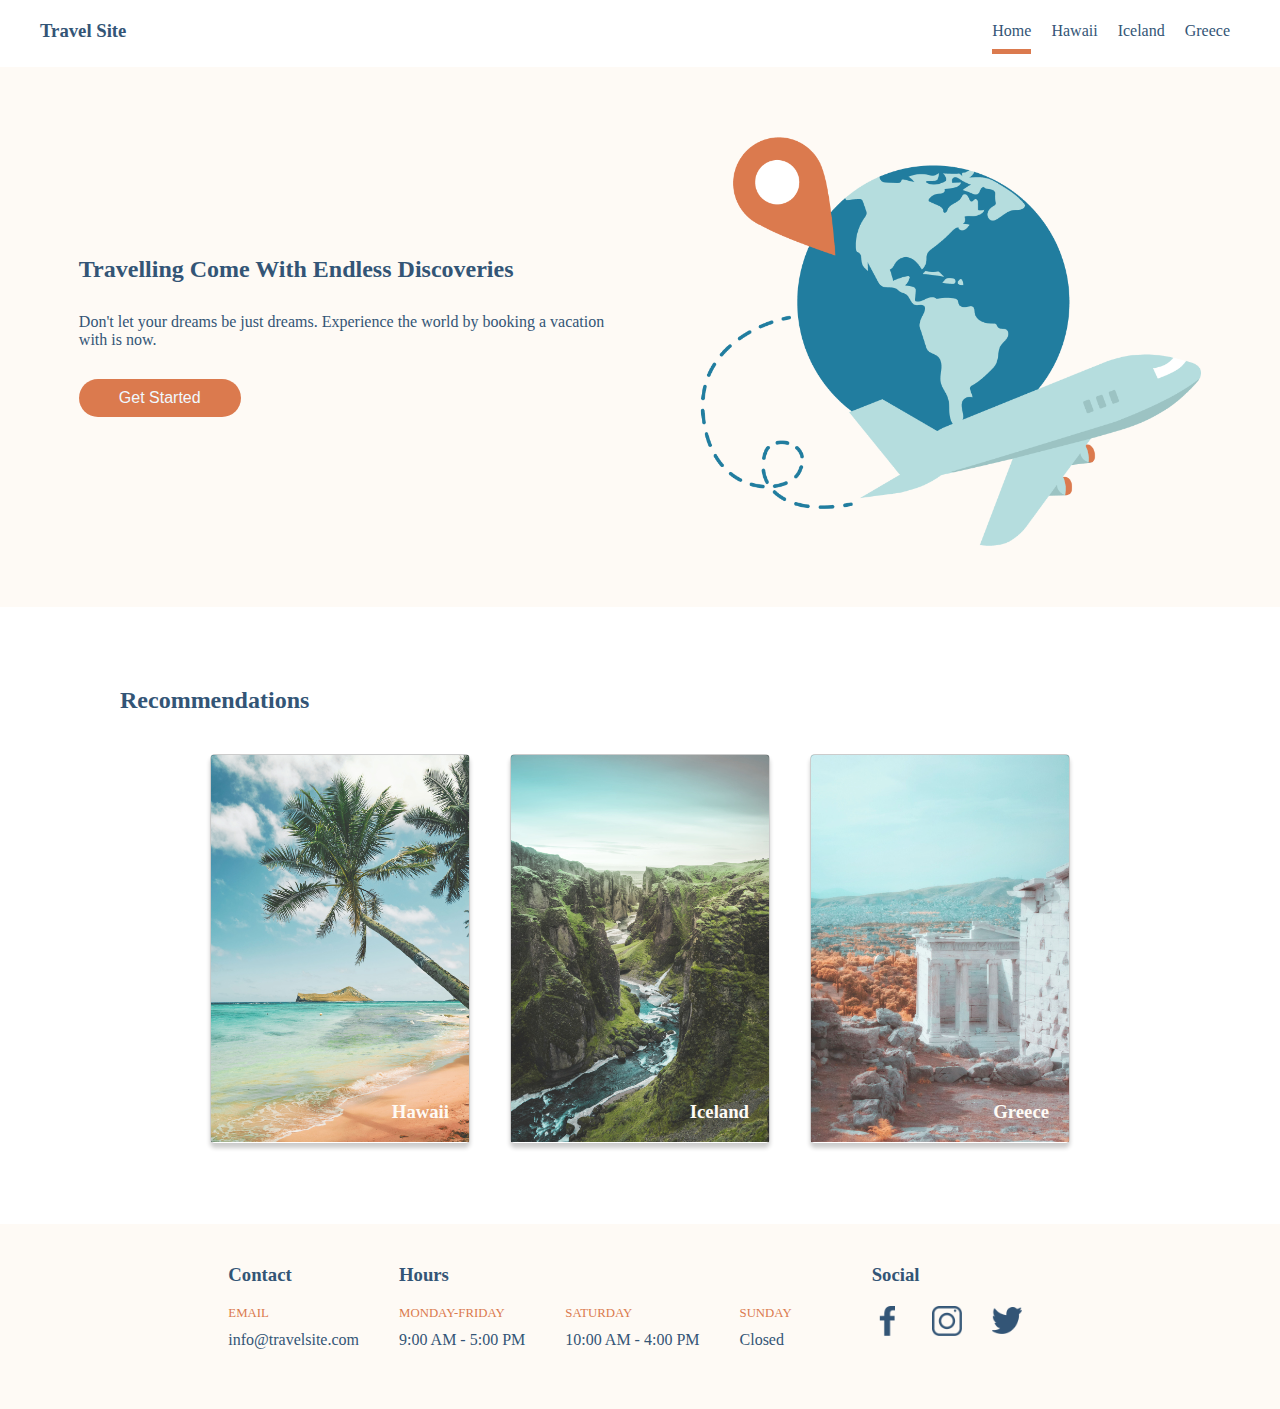
<file: index.html>
<!DOCTYPE html>
<html lang="en">
  <head>
    <meta charset="UTF-8" />
    <meta http-equiv="X-UA-Compatible" content="IE=edge" />
    <meta name="viewport" content="width=device-width, initial-scale=1.0" />
    <title>Travel Site</title>
    <link rel="stylesheet" href="./css/global.css" />
    <link rel="stylesheet" href="./css/main.css" />
  </head>
  <body>
    <header>
      <!-- ------------------------NAVIGATION------------------------ -->

      <nav class="nav-bar">
        <h3 class="nav-bar__logo">
          <a class="nav-bar__link" href="./index.html">Travel Site</a>
        </h3>
        <ul class="nav-bar__list">
          <li class="nav-bar__item">
            <a class="nav-bar__link nav-bar__link--active" href="./index.html"
              >Home</a
            >
          </li>
          <li class="nav-bar__item">
            <a class="nav-bar__link" href="./pages/hawaii.html">Hawaii</a>
          </li>
          <li class="nav-bar__item">
            <a class="nav-bar__link" href="./pages/iceland.html">Iceland</a>
          </li>
          <li class="nav-bar__item">
            <a class="nav-bar__link" href="./pages/greece.html">Greece</a>
          </li>
        </ul>
      </nav>
    </header>
    <main>
      <!-- ------------------------HERO------------------------  -->
      <section class="hero">
        <div class="hero__container">
          <div class="hero__text">
            <h2>Travelling Come With Endless Discoveries</h2>
            <p>
              Don't let your dreams be just dreams. Experience the world by
              booking a vacation with is now.
            </p>
            <button class="btn"><p>Get Started</p></button>
          </div>
          <div class="hero__img">
            <img
              class="img__box"
              src="./assets/Images/hero.png"
              alt="plane around the world"
            />
          </div>
        </div>
      </section>
      <!-- ------------------RECOMMENDATIONS--------------------- -->
      <section class="recommendations">
        <h2 class="recommendation__title">Recommendations</h2>
        <div class="cards__section">
          <a class="card__link" href="./pages/hawaii.html">
            <div class="card card--hawaii">
              <h3 class="card__title">Hawaii</h3>
            </div>
          </a>
          <a class="card__link" href="./pages/iceland.html">
            <div class="card card--iceland">
              <h3 class="card__title">Iceland</h3>
            </div>
          </a>
          <a class="card__link" href="./pages/greece.html">
            <div class="card card--greece">
              <h3 class="card__title">Greece</h3>
            </div>
          </a>
        </div>
      </section>
    </main>
    <footer class="footer">
      <div class="footer-card">
        <h3 class="footer-card__title">Contact</h3>
        <div class="footer-card__body footer-card__body--contact">
          <p class="footer-card__subtitle">Email</p>
          <p class="footer-card__copy">info@travelsite.com</p>
        </div>
      </div>
      <div class="footer-card">
        <h3 class="footer-card__title">Hours</h3>
        <div class="footer-card__body footer-card__body--hours">
          <div class="footer-card__section">
            <p class="footer-card__subtitle">Monday-friday</p>
            <p class="footer-card__copy">9:00 AM - 5:00 PM</p>
          </div>
          <div class="footer-card__section">
            <p class="footer-card__subtitle">Saturday</p>
            <p class="footer-card__copy">10:00 AM - 4:00 PM</p>
          </div>
          <div class="footer-card__section">
            <p class="footer-card__subtitle">Sunday</p>
            <p class="footer-card__copy">Closed</p>
          </div>
        </div>
      </div>
      <div class="footer-card">
        <h3 class="footer-card__title">Social</h3>
        <div class="footer-card__body footer-card__body--social">
          <a href="https://www.facebook.com"
            ><img
              class="footer-card__social-img"
              src="./assets/Icons/icon-facebook.png"
              alt="facebook"
          /></a>
          <a href="https://www.instagram.com"
            ><img
              class="footer-card__social-img"
              src="./assets/Icons/icon-instagram.png"
              alt="instagram"
          /></a>
          <a href="https://www.twitter.com"
            ><img
              class="footer-card__social-img"
              src="./assets/Icons/icon-twitter.png"
              alt="twitter"
          /></a>
        </div>
      </div>
    </footer>
  </body>
</html>
</file>
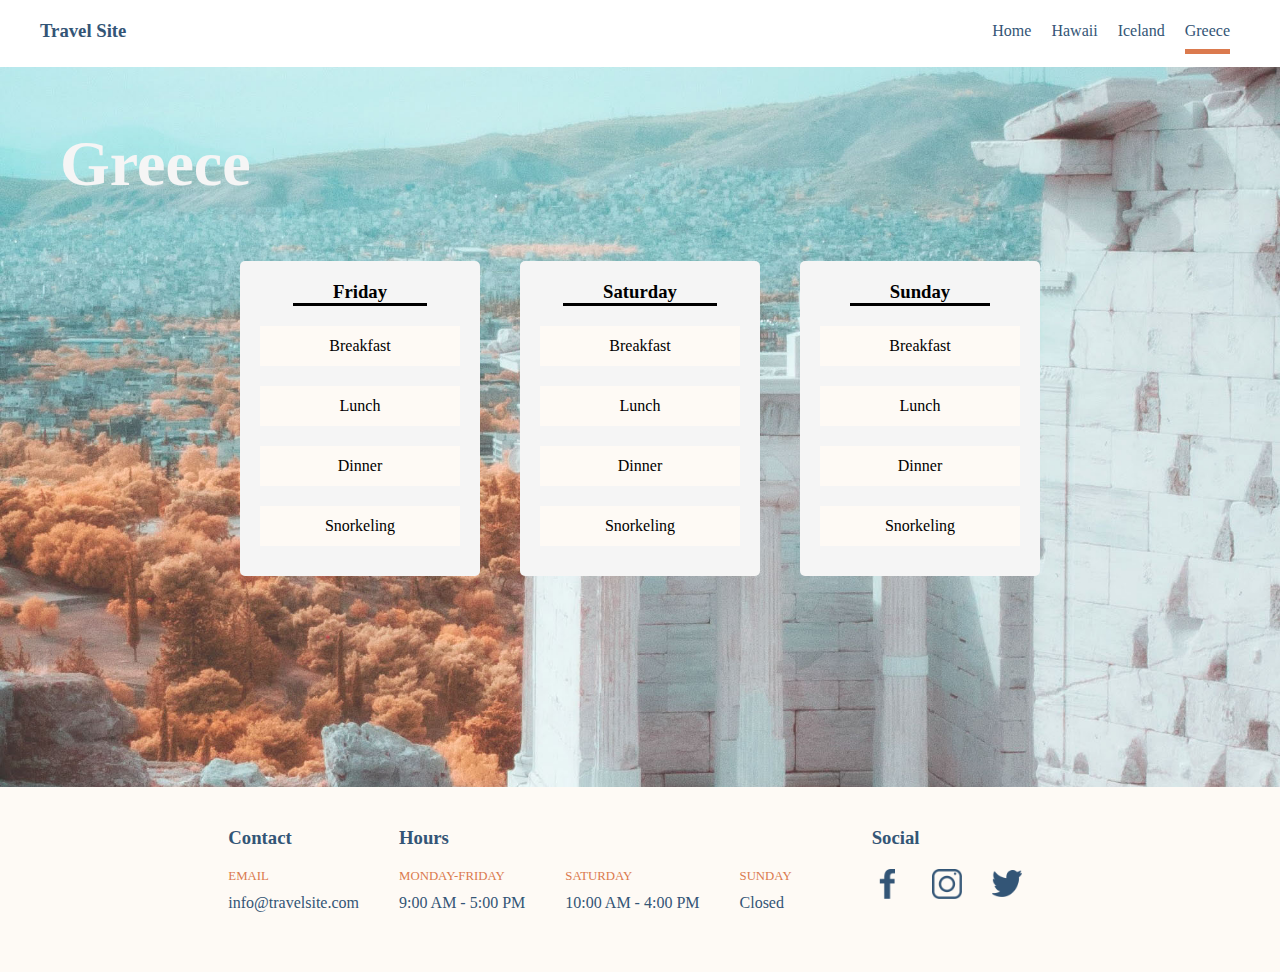
<file: pages/greece.html>
<!DOCTYPE html>
<html lang="en">
  <head>
    <meta charset="UTF-8" />
    <meta http-equiv="X-UA-Compatible" content="IE=edge" />
    <meta name="viewport" content="width=device-width, initial-scale=1.0" />
    <title>Greece</title>
    <link rel="stylesheet" href="../css/global.css" />
    <link rel="stylesheet" href="../css/destination.css" />
  </head>
  <body>
    <!-- ------------------------NAVIGATION------------------------ -->
    <header>
      <nav class="nav-bar">
        <h3 class="nav-bar__logo">
          <a class="nav-bar__link" href="../index.html">Travel Site</a>
        </h3>
        <ul class="nav-bar__list">
          <li class="nav-bar__item">
            <a class="nav-bar__link" href="../index.html">Home</a>
          </li>
          <li class="nav-bar__item">
            <a class="nav-bar__link" href="./hawaii.html">Hawaii</a>
          </li>
          <li class="nav-bar__item">
            <a class="nav-bar__link" href="./iceland.html">Iceland</a>
          </li>
          <li class="nav-bar__item">
            <a class="nav-bar__link nav-bar__link--active" href="./greece.html"
              >Greece</a
            >
          </li>
        </ul>
      </nav>
    </header>

    <!-- ---------------DESTINATION HERO-------------- -->
    <main class="destination__hero destination__hero--greece">
      <div class="destination__itinerary">
        <h1 class="destination__title">Greece</h1>
        <div class="itinerary">
          <div class="itinerary-card">
            <h3 class="itinerary-card__header">Friday</h3>
            <ul class="itinerary-card__list">
              <li class="list__item">Breakfast</li>
              <li class="list__item">Lunch</li>
              <li class="list__item">Dinner</li>
              <li class="list__item">Snorkeling</li>
            </ul>
          </div>
          <div class="itinerary-card">
            <h3 class="itinerary-card__header">Saturday</h3>
            <ul class="itinerary-card__list">
              <li class="list__item">Breakfast</li>
              <li class="list__item">Lunch</li>
              <li class="list__item">Dinner</li>
              <li class="list__item">Snorkeling</li>
            </ul>
          </div>
          <div class="itinerary-card">
            <h3 class="itinerary-card__header">Sunday</h3>
            <ul class="itinerary-card__list">
              <li class="list__item">Breakfast</li>
              <li class="list__item">Lunch</li>
              <li class="list__item">Dinner</li>
              <li class="list__item">Snorkeling</li>
            </ul>
          </div>
        </div>
      </div>
    </main>
    <!-- ---------------FOOTER-------------- -->
    <footer class="footer">
      <div class="footer-card">
        <h3 class="footer-card__title">Contact</h3>
        <div class="footer-card__body footer-card__body--contact">
          <p class="footer-card__subtitle">Email</p>
          <p class="footer-card__copy">info@travelsite.com</p>
        </div>
      </div>
      <div class="footer-card">
        <h3 class="footer-card__title">Hours</h3>
        <div class="footer-card__body footer-card__body--hours">
          <div class="footer-card__section">
            <p class="footer-card__subtitle">Monday-friday</p>
            <p class="footer-card__copy">9:00 AM - 5:00 PM</p>
          </div>
          <div class="footer-card__section">
            <p class="footer-card__subtitle">Saturday</p>
            <p class="footer-card__copy">10:00 AM - 4:00 PM</p>
          </div>
          <div class="footer-card__section">
            <p class="footer-card__subtitle">Sunday</p>
            <p class="footer-card__copy">Closed</p>
          </div>
        </div>
      </div>
      <div class="footer-card">
        <h3 class="footer-card__title">Social</h3>
        <div class="footer-card__body footer-card__body--social">
          <a href="https://www.facebook.com"
            ><img
              class="footer-card__social-img"
              src="../assets/Icons/icon-facebook.png"
              alt="facebook"
          /></a>
          <a href="https://www.instagram.com"
            ><img
              class="footer-card__social-img"
              src="../assets/Icons/icon-instagram.png"
              alt="instagram"
          /></a>
          <a href="https://www.twitter.com"
            ><img
              class="footer-card__social-img"
              src="../assets/Icons/icon-twitter.png"
              alt="twitter"
          /></a>
        </div>
      </div>
    </footer>
  </body>
</html>
</file>
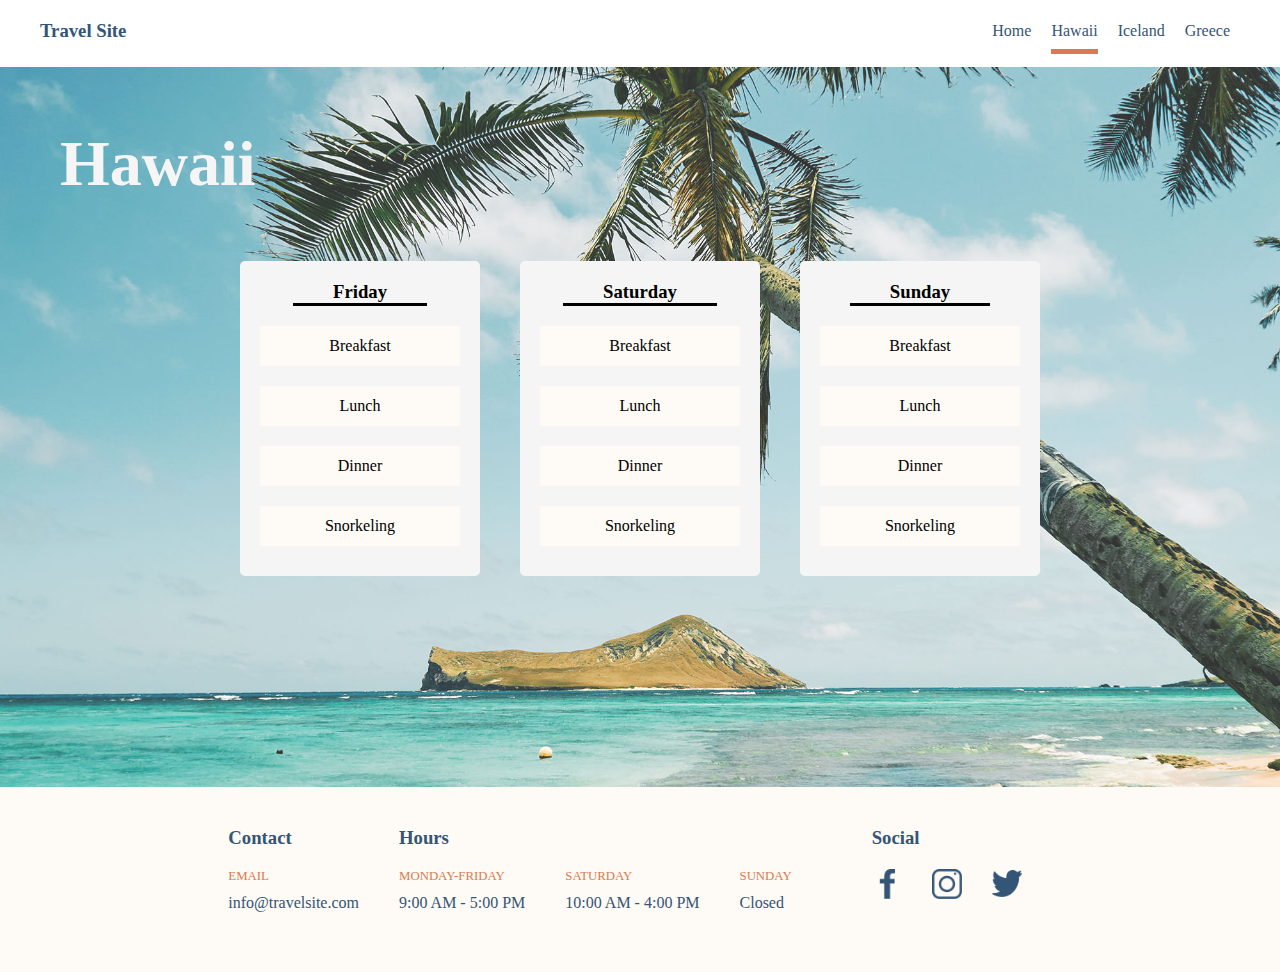
<file: pages/hawaii.html>
<!DOCTYPE html>
<html lang="en">
  <head>
    <meta charset="UTF-8" />
    <meta http-equiv="X-UA-Compatible" content="IE=edge" />
    <meta name="viewport" content="width=device-width, initial-scale=1.0" />
    <title>Hawaii</title>
    <link rel="stylesheet" href="../css/global.css" />
    <link rel="stylesheet" href="../css/destination.css" />
  </head>
  <body>
    <!-- ------------------------NAVIGATION------------------------ -->
    <header>
      <nav class="nav-bar">
        <h3 class="nav-bar__logo">
          <a class="nav-bar__link" href="../index.html">Travel Site</a>
        </h3>
        <ul class="nav-bar__list">
          <li class="nav-bar__item">
            <a class="nav-bar__link" href="../index.html">Home</a>
          </li>
          <li class="nav-bar__item">
            <a class="nav-bar__link nav-bar__link--active" href="./hawaii.html"
              >Hawaii</a
            >
          </li>
          <li class="nav-bar__item">
            <a class="nav-bar__link" href="./iceland.html">Iceland</a>
          </li>
          <li class="nav-bar__item">
            <a class="nav-bar__link" href="./greece.html">Greece</a>
          </li>
        </ul>
      </nav>
    </header>

    <!-- ---------------DESTINATION HERO-------------- -->
    <main class="destination__hero">
      <div class="destination__itinerary">
        <h1 class="destination__title">Hawaii</h1>
        <div class="itinerary">
          <div class="itinerary-card">
            <h3 class="itinerary-card__header">Friday</h3>
            <ul class="itinerary-card__list">
              <li class="list__item">Breakfast</li>
              <li class="list__item">Lunch</li>
              <li class="list__item">Dinner</li>
              <li class="list__item">Snorkeling</li>
            </ul>
          </div>
          <div class="itinerary-card">
            <h3 class="itinerary-card__header">Saturday</h3>
            <ul class="itinerary-card__list">
              <li class="list__item">Breakfast</li>
              <li class="list__item">Lunch</li>
              <li class="list__item">Dinner</li>
              <li class="list__item">Snorkeling</li>
            </ul>
          </div>
          <div class="itinerary-card">
            <h3 class="itinerary-card__header">Sunday</h3>
            <ul class="itinerary-card__list">
              <li class="list__item">Breakfast</li>
              <li class="list__item">Lunch</li>
              <li class="list__item">Dinner</li>
              <li class="list__item">Snorkeling</li>
            </ul>
          </div>
        </div>
      </div>
    </main>
    <!-- ---------------FOOTER-------------- -->
    <footer class="footer">
      <div class="footer-card">
        <h3 class="footer-card__title">Contact</h3>
        <div class="footer-card__body footer-card__body--contact">
          <p class="footer-card__subtitle">Email</p>
          <p class="footer-card__copy">info@travelsite.com</p>
        </div>
      </div>
      <div class="footer-card">
        <h3 class="footer-card__title">Hours</h3>
        <div class="footer-card__body footer-card__body--hours">
          <div class="footer-card__section">
            <p class="footer-card__subtitle">Monday-friday</p>
            <p class="footer-card__copy">9:00 AM - 5:00 PM</p>
          </div>
          <div class="footer-card__section">
            <p class="footer-card__subtitle">Saturday</p>
            <p class="footer-card__copy">10:00 AM - 4:00 PM</p>
          </div>
          <div class="footer-card__section">
            <p class="footer-card__subtitle">Sunday</p>
            <p class="footer-card__copy">Closed</p>
          </div>
        </div>
      </div>
      <div class="footer-card">
        <h3 class="footer-card__title">Social</h3>
        <div class="footer-card__body footer-card__body--social">
          <a href="https://www.facebook.com"
            ><img
              class="footer-card__social-img"
              src="../assets/Icons/icon-facebook.png"
              alt="facebook"
          /></a>
          <a href="https://www.instagram.com"
            ><img
              class="footer-card__social-img"
              src="../assets/Icons/icon-instagram.png"
              alt="instagram"
          /></a>
          <a href="https://www.twitter.com"
            ><img
              class="footer-card__social-img"
              src="../assets/Icons/icon-twitter.png"
              alt="twitter"
          /></a>
        </div>
      </div>
    </footer>
  </body>
</html>
</file>
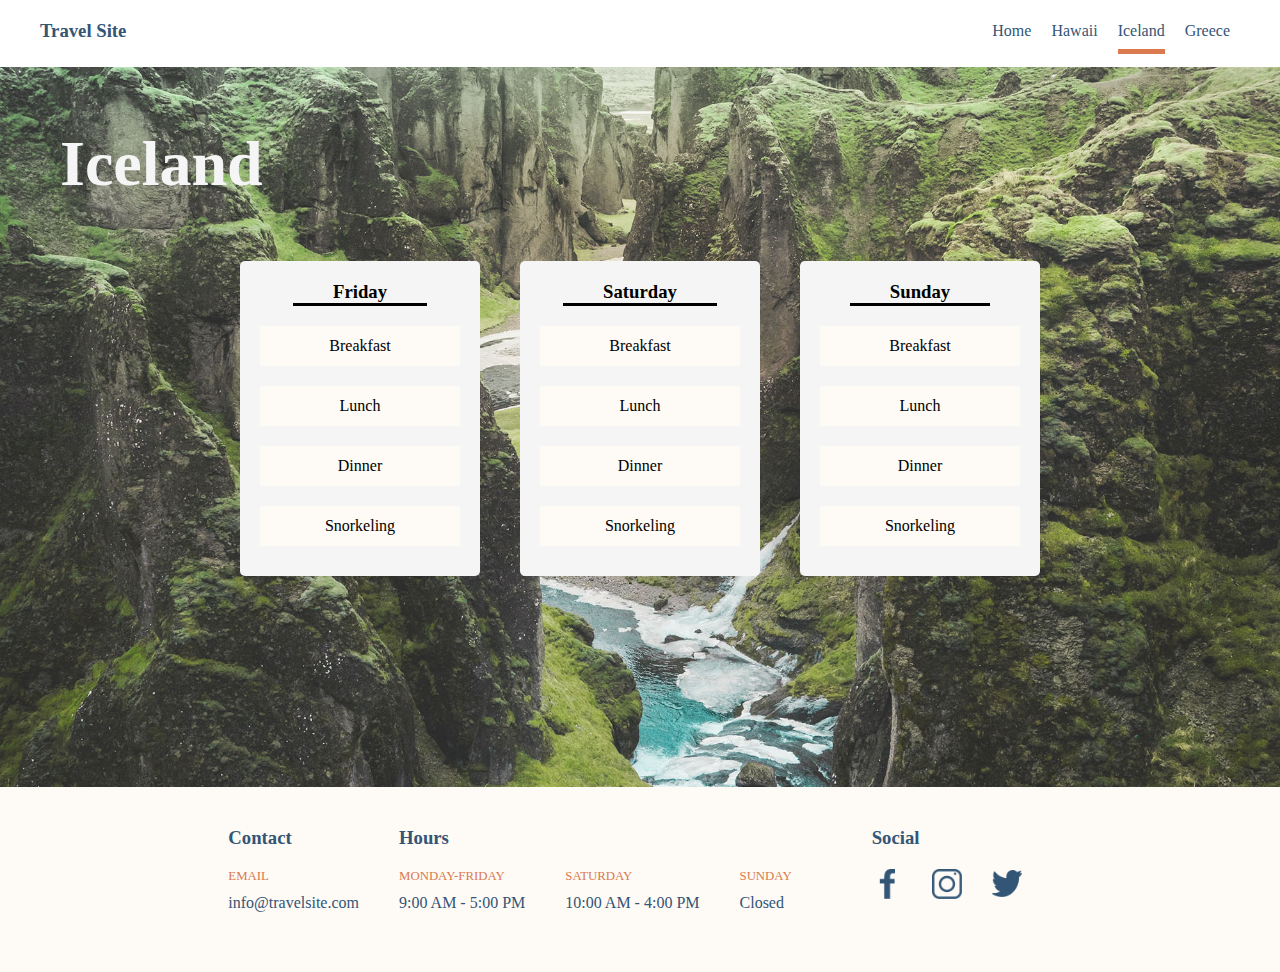
<file: pages/iceland.html>
<!DOCTYPE html>
<html lang="en">
  <head>
    <meta charset="UTF-8" />
    <meta http-equiv="X-UA-Compatible" content="IE=edge" />
    <meta name="viewport" content="width=device-width, initial-scale=1.0" />
    <title>Iceland</title>
    <link rel="stylesheet" href="../css/global.css" />
    <link rel="stylesheet" href="../css/destination.css" />
  </head>
  <body>
    <!-- ------------------------NAVIGATION------------------------ -->
    <header>
      <nav class="nav-bar">
        <h3 class="nav-bar__logo">
          <a class="nav-bar__link" href="../index.html">Travel Site</a>
        </h3>
        <ul class="nav-bar__list">
          <li class="nav-bar__item">
            <a class="nav-bar__link" href="../index.html">Home</a>
          </li>
          <li class="nav-bar__item">
            <a class="nav-bar__link" href="./hawaii.html">Hawaii</a>
          </li>
          <li class="nav-bar__item">
            <a class="nav-bar__link nav-bar__link--active" href="./iceland.html"
              >Iceland</a
            >
          </li>
          <li class="nav-bar__item">
            <a class="nav-bar__link" href="./greece.html">Greece</a>
          </li>
        </ul>
      </nav>
    </header>

    <!-- ---------------DESTINATION HERO-------------- -->
    <main class="destination__hero destination__hero--iceland">
      <div class="destination__itinerary">
        <h1 class="destination__title">Iceland</h1>
        <div class="itinerary">
          <div class="itinerary-card">
            <h3 class="itinerary-card__header">Friday</h3>
            <ul class="itinerary-card__list">
              <li class="list__item">Breakfast</li>
              <li class="list__item">Lunch</li>
              <li class="list__item">Dinner</li>
              <li class="list__item">Snorkeling</li>
            </ul>
          </div>
          <div class="itinerary-card">
            <h3 class="itinerary-card__header">Saturday</h3>
            <ul class="itinerary-card__list">
              <li class="list__item">Breakfast</li>
              <li class="list__item">Lunch</li>
              <li class="list__item">Dinner</li>
              <li class="list__item">Snorkeling</li>
            </ul>
          </div>
          <div class="itinerary-card">
            <h3 class="itinerary-card__header">Sunday</h3>
            <ul class="itinerary-card__list">
              <li class="list__item">Breakfast</li>
              <li class="list__item">Lunch</li>
              <li class="list__item">Dinner</li>
              <li class="list__item">Snorkeling</li>
            </ul>
          </div>
        </div>
      </div>
    </main>
    <!-- ---------------FOOTER-------------- -->
    <footer class="footer">
      <div class="footer-card">
        <h3 class="footer-card__title">Contact</h3>
        <div class="footer-card__body footer-card__body--contact">
          <p class="footer-card__subtitle">Email</p>
          <p class="footer-card__copy">info@travelsite.com</p>
        </div>
      </div>
      <div class="footer-card">
        <h3 class="footer-card__title">Hours</h3>
        <div class="footer-card__body footer-card__body--hours">
          <div class="footer-card__section">
            <p class="footer-card__subtitle">Monday-friday</p>
            <p class="footer-card__copy">9:00 AM - 5:00 PM</p>
          </div>
          <div class="footer-card__section">
            <p class="footer-card__subtitle">Saturday</p>
            <p class="footer-card__copy">10:00 AM - 4:00 PM</p>
          </div>
          <div class="footer-card__section">
            <p class="footer-card__subtitle">Sunday</p>
            <p class="footer-card__copy">Closed</p>
          </div>
        </div>
      </div>
      <div class="footer-card">
        <h3 class="footer-card__title">Social</h3>
        <div class="footer-card__body footer-card__body--social">
          <a href="https://www.facebook.com"
            ><img
              class="footer-card__social-img"
              src="../assets/Icons/icon-facebook.png"
              alt="facebook"
          /></a>
          <a href="https://www.instagram.com"
            ><img
              class="footer-card__social-img"
              src="../assets/Icons/icon-instagram.png"
              alt="instagram"
          /></a>
          <a href="https://www.twitter.com"
            ><img
              class="footer-card__social-img"
              src="../assets/Icons/icon-twitter.png"
              alt="twitter"
          /></a>
        </div>
      </div>
    </footer>
  </body>
</html>
</file>
<file: css/global.css>
:root {
}
* {
  box-sizing: border-box;
  /* border: dotted 1px black; */
  margin: 0;
}
body {
  font-family: Verdana;
}

/* ----------NAVIGATION--------------- */
/* Styling is pending */
.nav-bar {
  width: 100%;
  display: flex;
  justify-content: space-between;
  align-items: center;
  padding: 1.25rem 2.5rem;
  position: fixed;
  top: 0px;
  background-color: white;
}
.nav-bar__list {
  display: flex;
  list-style-type: none;
}
.nav-bar__item {
  padding: 0 0.625rem;
}
.nav-bar__link {
  text-decoration: none;
  padding-bottom: 0.625rem;
  color: #335576;
}
.nav-bar__link--active {
  border-bottom: 0.3125rem solid #db7a4e;
}

.btn {
  font-size: 1rem;
  background-color: #db7a4e;
  color: aliceblue;
  padding: 0.625rem 2.5rem;
  border-radius: 1.25rem;
  border: 0;
}

.footer {
  background-color: #fefaf5;
  display: flex;
  justify-content: center;
  padding: 1.25rem;
}
.footer-card {
  margin: 1.25rem;
  display: flex;
  flex-direction: column;
}
.footer-card__title {
  color: #335576;
}
.footer-card__body {
  display: flex;
  justify-content: space-between;
  margin: 1.25rem 0;
}
.footer-card__subtitle {
  color: #db7a4e;
  font-size: 0.8rem;
  padding-bottom: 0.625rem;
}
.footer-card__body--contact {
  display: flex;
  flex-direction: column;
}

.footer-card__section {
  margin: 0 1.25rem 0 0;
  padding: 0 1.25rem 0 0;
}
.footer-card__subtitle {
  text-transform: uppercase;
}
.footer-card__copy {
  color: #335576;
}
.footer-card__social-img {
  width: 1.875rem;
  height: 1.875rem;
  margin-right: 1.875rem;
  object-fit: contain;
}
</file>
<file: css/main.css>
.hero {
  background-color: #fefaf5;
  display: flex;
  height: 60vh;
  padding: 1.25rem;
  justify-content: space-around;
  margin-top: 4.1563rem;
}
.hero__container {
  display: flex;
  padding: 1.25rem;
  flex-wrap: wrap;
}
.hero__text {
  display: flex;
  flex-direction: column;
  justify-content: center;
  gap: 1.875rem;
  align-items: baseline;
  max-width: 50%;
  margin: auto;
  padding: 1.25rem;
  color: #335576;
}

.hero__img {
  display: flex;
  justify-content: center;
  max-width: 60%;
  height: 100%;
  /* padding: 1.25rem; */
  margin: auto;
}

.img__box {
  padding: 1.25rem;
  /* object-fit:contain; */
}
.recommendations {
  padding: 3.75rem;
  color: #335576;
}
.recommendation__title {
  margin-left: 2.5rem;
  padding: 1.25rem;
}
.cards__section {
  display: flex;
  justify-content: center;
}
.card {
  display: flex;
  justify-content: flex-end;
  align-items: flex-end;
  height: 24.375rem;
  width: 16.25rem;
  background-size: contain;
  background-repeat: no-repeat;
  border-radius: 0.3125rem;
  border: 0.0625rem solid rgba(0, 0, 0, 0.2);
  box-shadow: 0 4px 4px rgba(0, 0, 0, 0.2);
  padding: 1.25rem;
  margin: 1.25rem;
  overflow: hidden;
}

.card__title {
  color: #fefaf5;
}

.card__link {
  text-decoration: none;
}
.card--hawaii {
  background-image: url(../assets/Images/hawaii.jpg);
}
.card--iceland {
  background-image: url(../assets/Images/iceland.jpg);
}
.card--greece {
  background-image: url(../assets/Images/greece.jpg);
}
</file>
<file: css/destination.css>
.destination__hero {
  background-image: url(../assets/Images/hawaii.jpg);
  height: 80vh;
  background-repeat: no-repeat;
  background-position: center;
  background-size: cover;
}
.destination__hero--greece {
    background-image: url(../assets/Images/greece.jpg);
}
.destination__hero--iceland {
    background-image: url(../assets/Images/iceland.jpg);
}
.destination__itinerary {
  margin-top: 4.1563rem;
  padding: 1.25rem;
  height: 100%;
}
.destination__title {
  margin: 1.25rem;
  color: whitesmoke;
  font-size: 4rem;
  padding: 1.25rem;
}
.itinerary {
  display: flex;
  justify-content: center;
  align-items: flex-start;
  height: 100%;
}
.itinerary-card {
  display: flex;
  flex-direction: column;
  align-items: center;
  justify-content: center;
  background: whitesmoke;
  border-radius: 0.3125rem;
  margin: 1.25rem;
  text-align: center;
  padding: 1.25rem;
}
.itinerary-card__header {
  padding: 0 2.5rem;
  border-bottom: 0.1875rem solid black;
  margin-bottom: 0.625rem;
}
.itinerary-card__list {
  list-style-type: none;
  text-align: center;
  display: flex;
  flex-direction: column;
  justify-content: space-around;
  align-items: center;
  padding-left: 0;
}
.list__item {
  display: flex;
  justify-content: center;
  align-items: center;
  background-color: #fefaf5;
  height: 2.5rem;
  width: 12.5rem;
  margin: 0.625rem 0;
  padding: 0 2.5rem;
}
</file>
